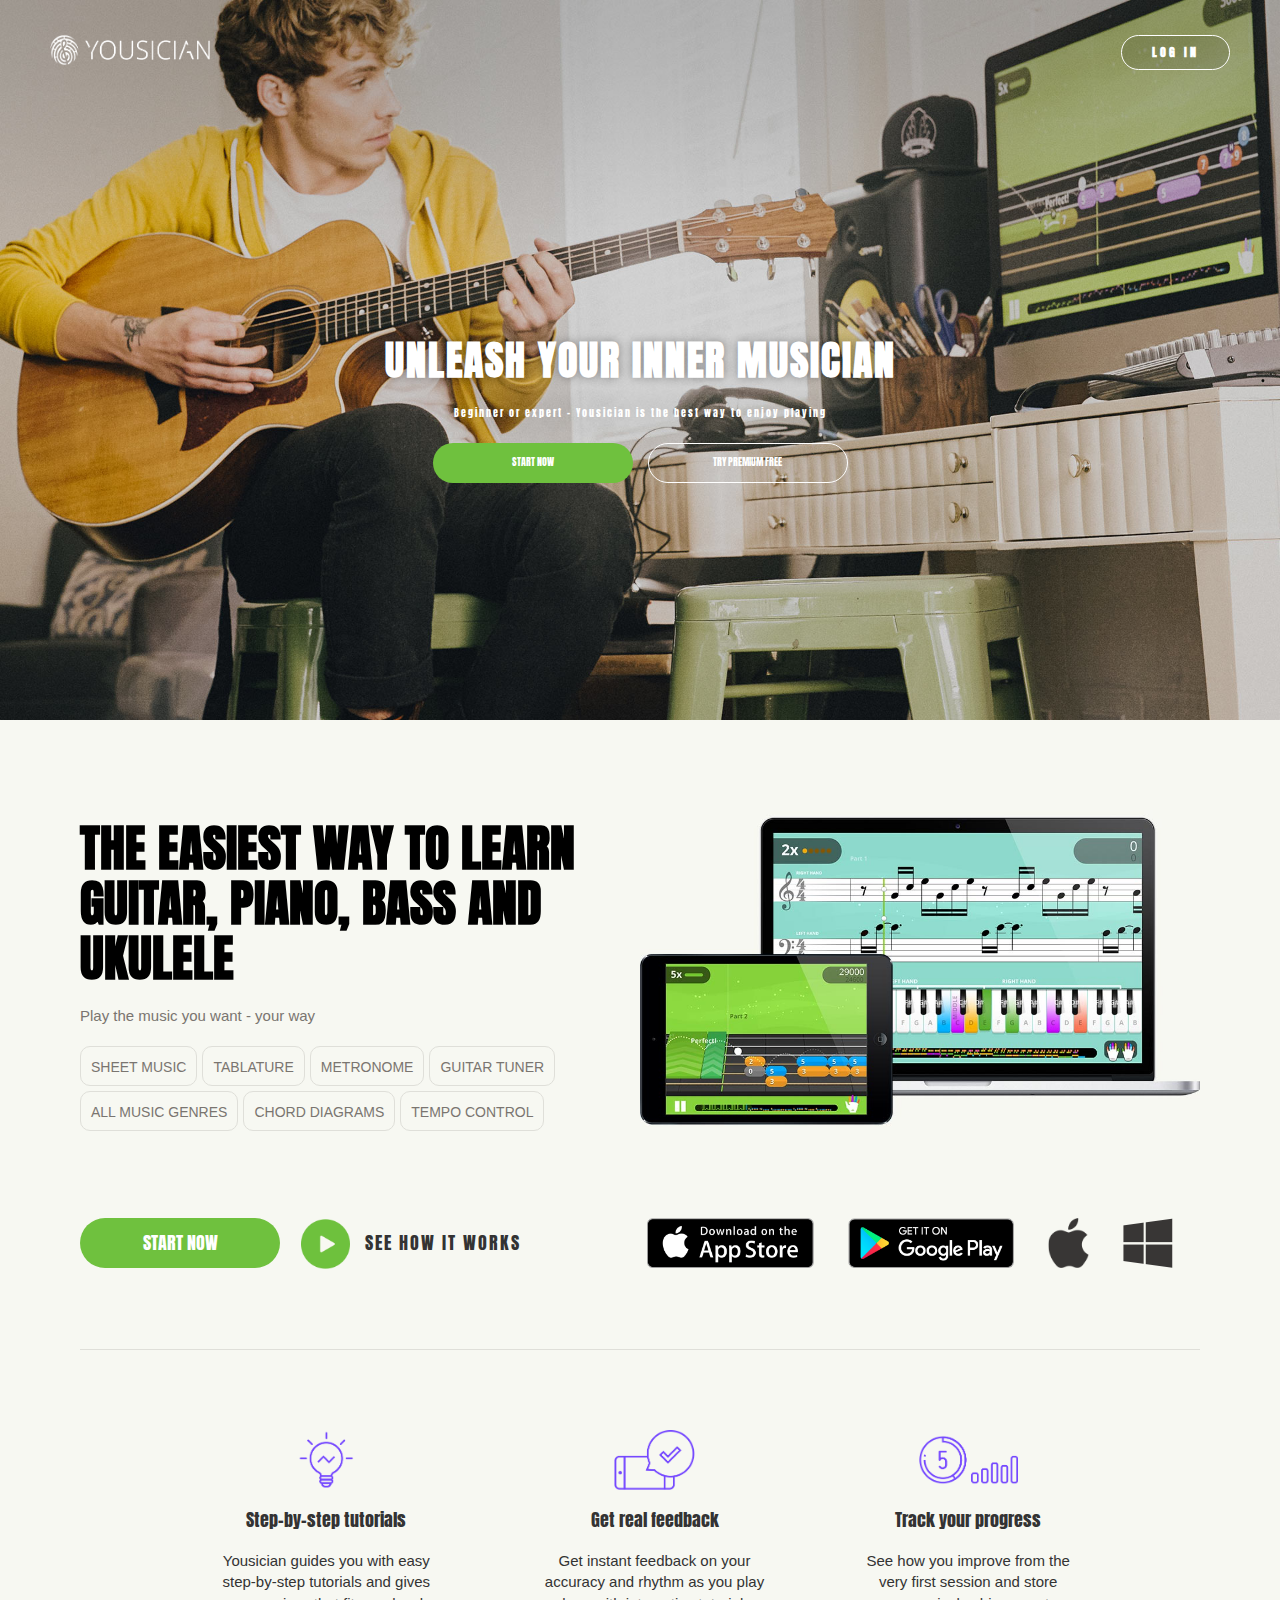
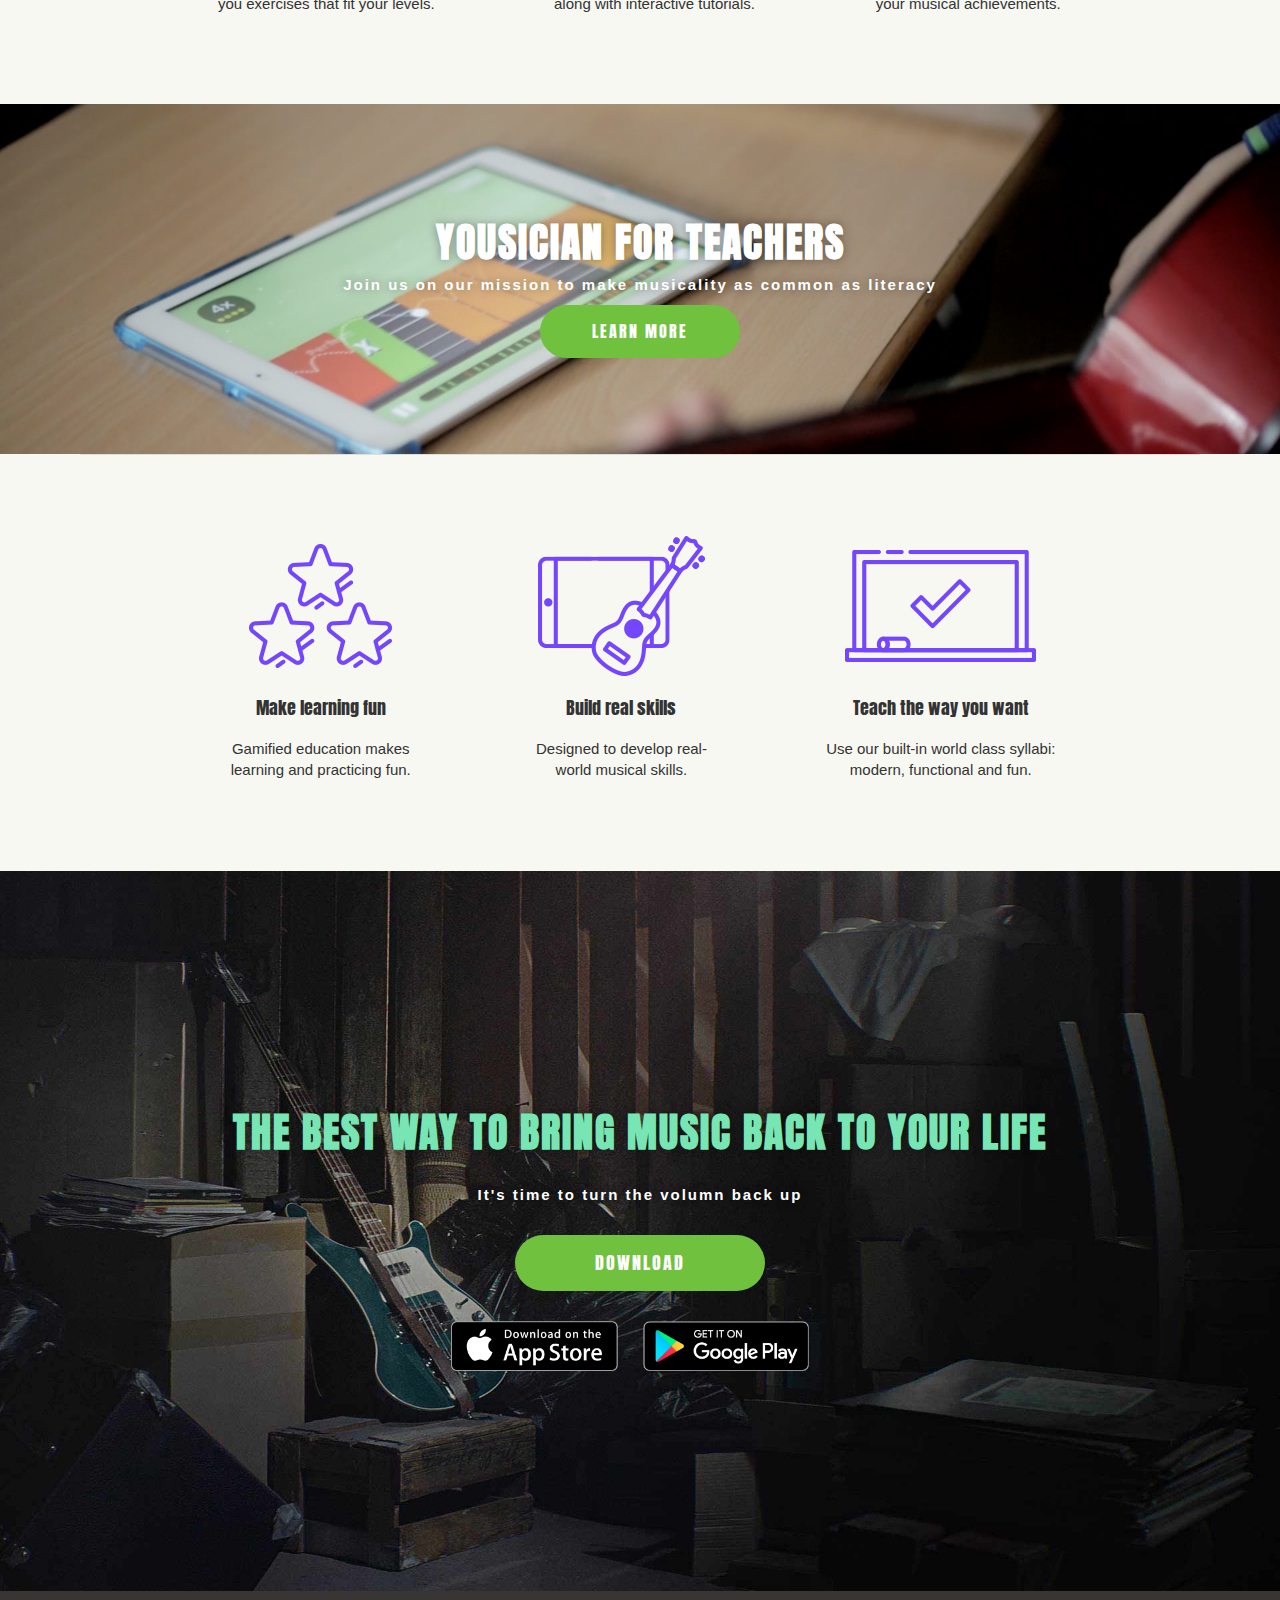
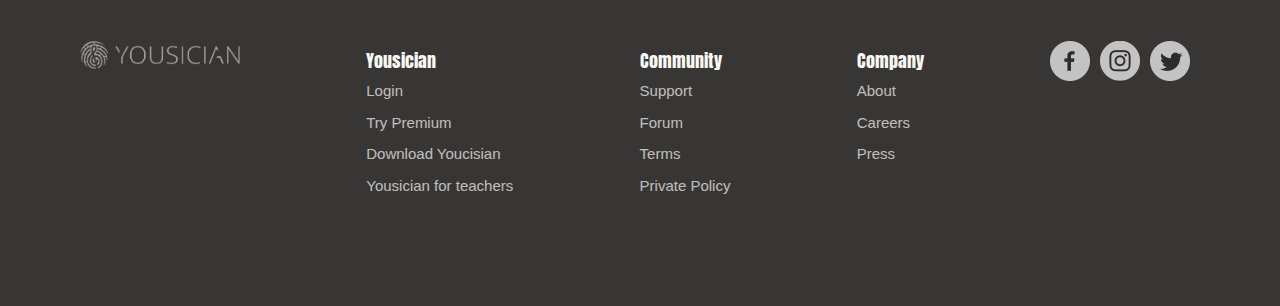
<file: index.html>
<!DOCTYPE html>
<html>
<head>
	<title>Yousician - Your personal music teacher</title>
	<meta charset="utf-8">
    <meta http-equiv="X-UA-Compatible" content="IE=edge">
    <meta name="viewport" content="width=device-width, initial-scale=1">

    <link href="css/bootstrap.min.css" rel="stylesheet">
	<link rel="stylesheet" type="text/css" href="css/stylesheet.css">
	<link rel="stylesheet" type="text/css" href="font-awesome-4.7.0/css/font-awesome.min.css">
	<link rel="stylesheet" type="text/css" href="https://fonts.googleapis.com/icon?family=Material+Icons">
	<link href="https://fonts.googleapis.com/css?family=Anton" rel="stylesheet">
</head>

<body>
	<div class="main-container layout-column">
		<!-- Header -->
		<div class="header-container layout-column">
			<div class="header-logo-login layout-row">
				<img src="img/yousician.png">
				<a target="_blank" href="login.html"><button class="header-login">Log in</button></a>
			</div>
			<div class="layout-column-center header-container-2">
				<h1>Unleash your inner musician</h1>
				<h5>Beginner or expert - Yousician is the best way to enjoy playing</h5>
				<a target="_blank" href="startnow.html"><button class="startnow">Start now</button></a>
				<a target="_blank" href="#"><button class="premium">Try premium free</button></a>
			</div>			
		</div>
		<!-- End of header -->

		<!-- Info -->
		<div class="info layout-column">
			<div class="info-top layout-row">
				<div class="info-top-left">
					<h1>The easiest way to learn guitar, piano, bass and ukulele</h1>
					<p>Play the music you want - your way</p>
					<div class="info-top-left-content layout-row">
						<div class="feature-box">Sheet music</div>	
						<div class="feature-box">Tablature</div>
						<div class="feature-box">Metronome</div>
						<div class="feature-box">Guitar tuner</div>
						<div class="feature-box">All music genres</div>
						<div class="feature-box">Chord diagrams</div>
						<div class="feature-box">Tempo control</div>
					</div>
				</div>
				<div class="info-top-right">
					<img src="img/devices.jpg">
				</div>
			</div>
			<div class="info-bottom layout-row">
				<div class="info-bottom-left">
					<button>Start Now</button>
					<img src="img/play.png">See how it works
				</div>
				<div class="info-bottom-right layout-row">
					<img class="big-info-logo" src="img/appstore.png">
					<img class="big-info-logo" src="img/googleplay.png">
					<img class="small-info-logo" src="img/mac.png">
					<img class="small-info-logo" src="img/windows.png">
				</div>				
			</div>
		</div>
		<!-- End of Info -->

		<!-- Feature area -->
		<div class="feature-area layout-row layout-row-threeboxes">
			<div class="feature1">
				<img src="img/tutorials.png">
				<h4>Step-by-step tutorials</h4>
				<p>Yousician guides you with easy step-by-step tutorials and gives you exercises that fit your levels.</p>
			</div>
			<div class="feature2">
				<img src="img/feedback.png">
				<h4>Get real feedback</h4>
				<p>Get instant feedback on your accuracy and rhythm as you play along with interactive tutorials.</p>
			</div>
			<div class="feature3">
				<img src="img/progress.png">
				<h4>Track your progress</h4>
				<p>See how you improve from the very first session and store your musical achievements.</p>
			</div>
		</div>
		<!-- End of feature area -->

		<!-- Teature area -->
		<div class="teacher-area layout-column">
			<div class="teacher-area-content layout-column-center">
				<h1>Yousician for teachers</h1>
				<p>Join us on our mission to make musicality as common as literacy</p>
				<button>Learn more</button>
			</div>
		</div>
		<!-- End of teacher area -->

		<!-- Feature teacher -->
		<div class="feature-teacher layout-row layout-row-threeboxes">
			<div class="feature1">
				<img src="img/makelearningfun.png">
				<h4>Make learning fun</h4>
				<p>Gamified education makes learning and practicing fun.</p>
			</div>
			<div class="feature2">
				<img src="img/realskills.png">
				<h4>Build real skills</h4>
				<p>Designed to develop real-world musical skills.</p>
			</div>
			<div class="feature3">
				<img src="img/teachthewayyouwant.png">
				<h4>Teach the way you want</h4>
				<p>Use our built-in world class syllabi: modern, functional and fun.</p>
			</div>
		</div>
		<!-- End of feature teacher -->

		<!-- Play area -->
		<div class="play-area layout-column">
			<div class="play-area-content layout-column-center">
				<h1>The best way to bring music back to your  life</h1>
				<p>It's time to turn the volumn back up</p>
				<button>Download</button>
				<div class="icon-download">
					<img src="img/appstore.png">
					<img src="img/googleplay.png">
				</div>
			</div>
		</div>
		<!-- End of Plat area -->

		<!-- Footer -->
		<div class="footer layout-row">
			<div class="footer-content layout-row-four">
				<div class="footer-four1">
					<img src="img/yousician.png">
				</div>
				<div class="footer-four">
					<h4>Yousician</h4>
					<p>Login</p>
					<p>Try Premium</p>
					<p>Download Youcisian</p>
					<p>Yousician for teachers</p>
				</div>
				<div class="footer-four">
					<h4>Community</h4>
					<p>Support</p>
					<p>Forum</p>
					<p>Terms</p>
					<p>Private Policy</p>
				</div>
				<div class="footer-four">
					<h4>Company</h4>
					<p>About</p>
					<p>Careers</p>
					<p>Press</p>
				</div>
				<div class="footer-four">
					<div class="layout-row">
						<img src="img/icon-facebook.png">
						<img src="img/icon-instagram.png">
						<img src="img/icon-twitter.png">
					</div>
				</div>
			</div>
		</div>
	</div>
</body>
</html>
</file>
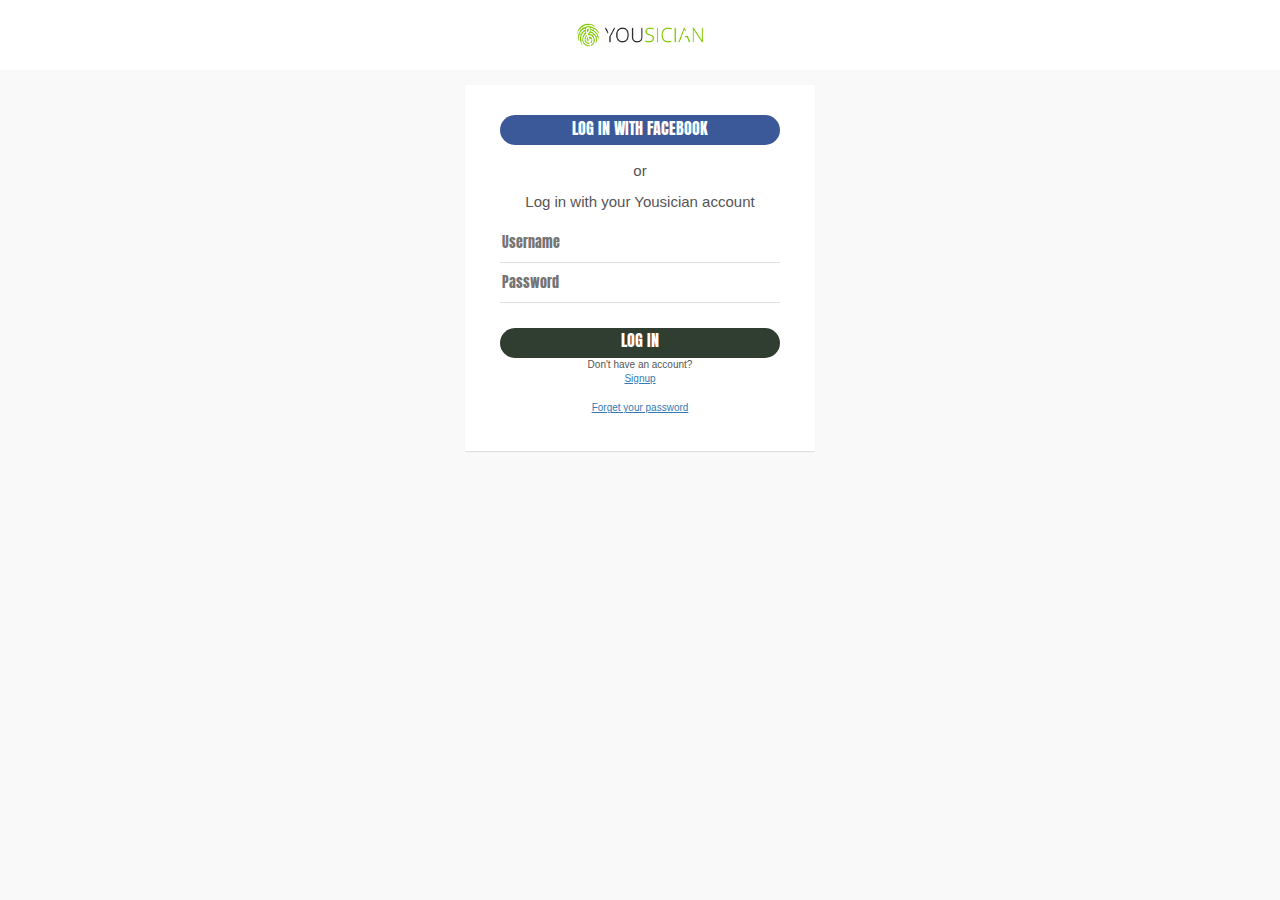
<file: login.html>
<!DOCTYPE html>
<html>
<head>
	<title>Yousician</title>
	<title>Yousician - Your personal music teacher</title>
	<meta charset="utf-8">
    <meta http-equiv="X-UA-Compatible" content="IE=edge">
    <meta name="viewport" content="width=device-width, initial-scale=1">

    <link href="css/bootstrap.min.css" rel="stylesheet">
	<link rel="stylesheet" type="text/css" href="css/stylesheet.css">
	<link rel="stylesheet" type="text/css" href="font-awesome-4.7.0/css/font-awesome.min.css">
	<link rel="stylesheet" type="text/css" href="https://fonts.googleapis.com/icon?family=Material+Icons">
	<link href="https://fonts.googleapis.com/css?family=Anton" rel="stylesheet">
</head>
<body>
	<div class="login-page layout-column">
		<div class="login-header layout-row">
			<img src="img/yousician-logo-onwhite.png">
		</div>
		<div class="seperator-container"></div>
		<div class="login-form">
			<div class="login-form-style layout-column">
				<div class="login-form-style-content">
					<button class="layout-row">Log in with Facebook</button>
					<div class="or layout-row">
						<div><p class="flex-20">or</p></div>
					</div>
					<div class="login-selection layout-column">
						<p>Log in with your Yousician account</p>
						<input type="text" name="first_name" placeholder="Username">
						<input type="text" name="first_name" placeholder="Password">
					</div>
					<div class="form-selection layout-column">
						<button>Log in</button>
						<p>Don't have an account?</p>
						<a href="#"><p>Signup</p></a>
						<a href="#"><p>Forget your password</p></a>
					</div>
				</div>
			</div>
		</div>
	</div>
</body>
</html>
</file>
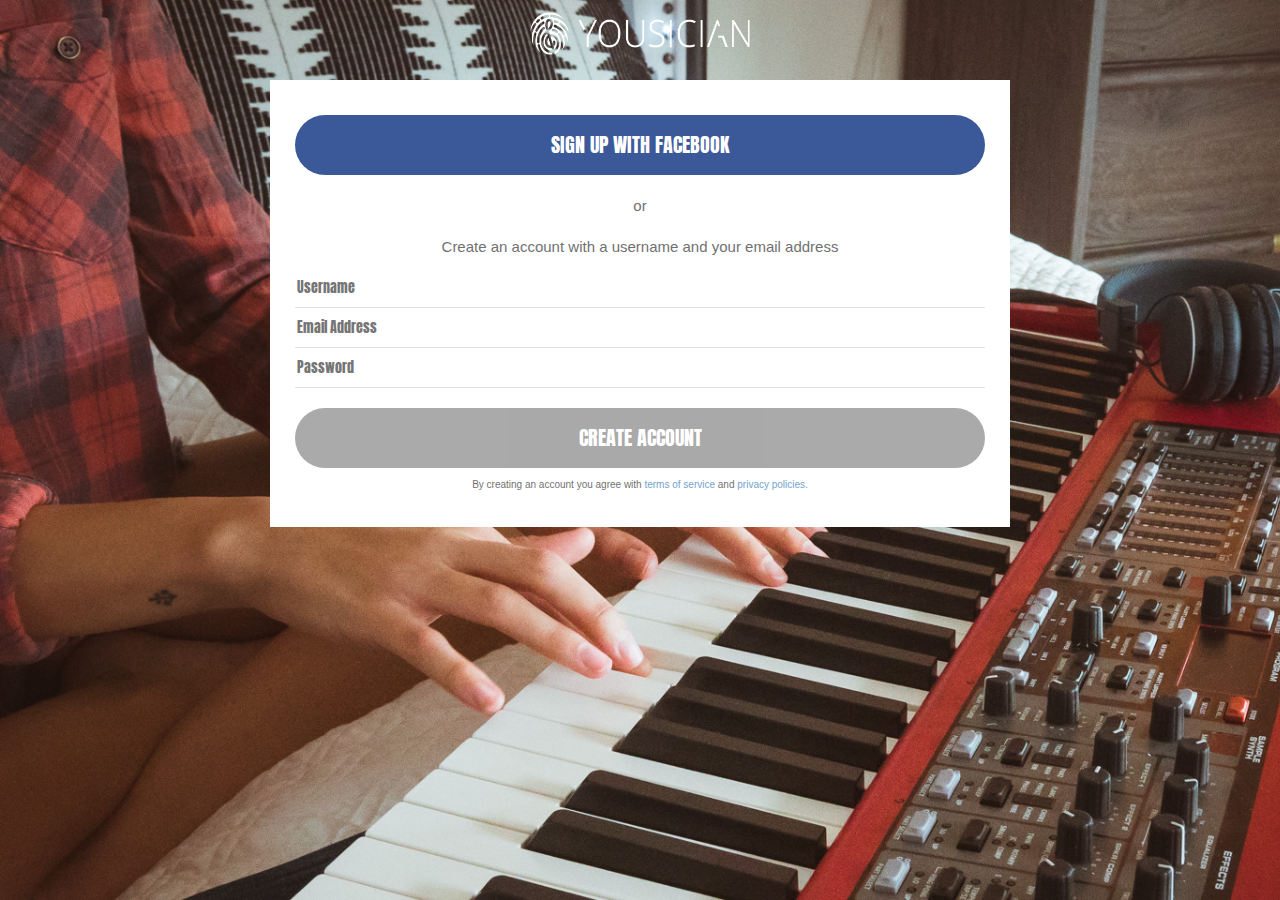
<file: signup.html>
<!DOCTYPE html>
<html class="signup">
<head>
	<title>Yousician</title>
	<title>Yousician - Your personal music teacher</title>
	<meta charset="utf-8">
    <meta http-equiv="X-UA-Compatible" content="IE=edge">
    <meta name="viewport" content="width=device-width, initial-scale=1">

    <link href="css/bootstrap.min.css" rel="stylesheet">
	<link rel="stylesheet" type="text/css" href="css/stylesheet.css">
	<link rel="stylesheet" type="text/css" href="font-awesome-4.7.0/css/font-awesome.min.css">
	<link rel="stylesheet" type="text/css" href="https://fonts.googleapis.com/icon?family=Material+Icons">
	<link href="https://fonts.googleapis.com/css?family=Anton" rel="stylesheet">
</head>
<body class="signup-body">
	<div class="signup-page layout-column">
		<div class="signup-header layout-row">
			<img src="img/yousician.png">
		</div>
		<div class="signup-card layout-row">
			<div class="signup-content layout-column">
				<button>Sign up with Facebook</button>
				<p>or</p>
				<div class="signup-selection layout-column">
					<p>Create an account with a username and your email address</p>
					<input type="text" name="first_name" placeholder="Username">
					<input type="text" name="first_name" placeholder="Email Address">
					<input type="text" name="first_name" placeholder="Password">
				</div>
				<div class="createaccount layout-column">
					<button>Create Account</button>
					<p>By creating an account you agree with <a href="#">terms of service</a> and <a href="#">privacy policies.</a></p>
				</div>
			</div>
		</div>
	</div>
</body>
</html>
</file>
<file: css/stylesheet.css>
.main-container{
	background-color: #F7F8F2;
	font-family: 'Anton', sans-serif;
}

.layout-column{
	display: flex;
	flex-flow: column;
}

.layout-row{
	display: flex;
	flex-flow: row;
}

.layout-column-center{
	margin: auto;
}

.layout-row-threeboxes{
	flex: 1 1 0%;
	align-items: center;
	justify-content: center;
	padding: 80px;
}

button{
	border-radius: 30px;
	font-family: 'Anton', sans-serif;
	text-transform: uppercase;
	text-align: center;
	color: white;
	padding-left: 30px;
	padding-right: 30px; 
}

h1{
	text-transform: uppercase;
	color: white;
	text-align: center;
	font-weight: bold;
	font-size: 40px;
}

h5{
	font-size: 10px;
	margin-top: 5px;
	margin-bottom: 15px;
	text-shadow: 0px 0px 30px rgba(0, 0, 0, 0.35);
	color: white;
}

p{
	font-size: 15px;
	font-family: sans-serif;
}

/* -- Header --*/
.header-container{
	background-image: url("../img/guitar.jpg");
	background-size: cover;
	height: 80vh;
	padding-top: 20px;
	text-align: center;
	letter-spacing: 2px;
}
.header-logo-login{
	height: 60px;
	width: 100%;
	justify-content: space-between;
	padding-top: 15px;
	padding-left: 50px;
	padding-right: 50px;
}

.header-logo-login img{
	max-height: 30px;
	max-width: 160px;
}
 
.header-logo-login button{
	border: 1px solid white;
	font-size: 12px;
	background-color: rgba(0, 0, 0, 0.1);
	height: 35px;
	letter-spacing: 3px;
	font-weight: bold;
}	

.header-container-2 h1{
	text-shadow: 0px 0px 10px rgba(0, 0, 0, 0.35);
	padding-bottom: 15px;
}

.header-container .startnow{
	height: 40px;
	width: 200px;
	padding-left: 60px;
	padding-right: 60px;
	background-color: #6FC13E;
	border: none;
	margin-right: 10px;
}

.header-container .premium{
	height: 40px;
	width: 200px;
	text-align: center;
	background-color: transparent;
	border: 1px solid white;
	margin-top: 10px;
}

@media (max-width: 420px){
	.header-logo-login{
		padding: 10px 15px;
	}

	.header-logo-login img{
		max-width: 120px;
		max-height: 25px;
	}

	.header-logo-login button{
		max-height: 25px;
		padding-left: 20px;
		padding-right: 20px;
	}
}

/* Info */
.info {
	padding-top: 80px;
	padding: 80px 80px; 
}

.info-top-left{
	width: 50%;
	padding-right: 50px;
}

.info-top-left h1{
	color: black;
	text-align: left;
	font-size: 50px;
	margin-bottom: 20px;
}

.info-top-left-content{
	flex-wrap: wrap;
}

.info-top-left-content{
	margin-top: 20px;
}

.info-top-left p{
	color: #7A7570;
}
.feature-box{
	height: 40px;
	padding: 10px 10px;
	border-radius: 10px;
	border: 1px solid #DFDFD9;
	color: #7A7570;
	text-transform: uppercase;
	font-family: sans-serif;
	margin-right: 5px;
	margin-bottom: 5px;
}

.info-top-right{
	width: 50%;
	padding-left: ´50px;
}

.info-top-right img{
	max-width: 100%;
}

.info-bottom {
	margin-top: 80px;
}

.info-bottom-left{
	width: 50%;
	font-size: 18px;
	text-transform: uppercase;
	letter-spacing: 2px;
}

.info-bottom-left button{
	height: 50px;
	width: 200px;
	padding-left: 60px;
	padding-right: 60px;
	background-color: #6FC13E;
	border: none;
	margin-right: 15px;
	font-size: 18px;
}

.info-bottom-left img{
	height: 50px;
	padding-right: 15px;
}

.info-bottom-right {
	width: 50%;
	flex-wrap: wrap;
	justify-content: space-around;
}

.big-info-logo {
	height: 50px;
	margin-right: 20px;
}

.small-info-logo {
	height: 50px;
	margin-right: 20px;
}

@media screen and (max-width: 768px){
	.info-top, .info-bottom{
		display: flex;
		flex-direction: column;
		align-items: center;
	}

	.info-top-left, .info-bottom-left, .info-bottom-right {
		padding: 0px;
		margin: 0px;
		width: 100%;
		padding-bottom: 10px;
		text-align: center;
	}

	.info-top-left h1, p{
		text-align: center;
	}

	.info-top-left-content{
		justify-content: center;
	}

	.info-bottom{
		margin-top: 40px;
	}

	.info-bottom-right{
		padding-top: 40px;
		padding-bottom: 40px;
	}
}

@media screen and (max-width: 420px){
	.info{
		padding: 10px 20px;

	}

	.info-top-left h1{
		font-size: 30px;
	}

	.info-bottom button{
		margin-bottom: 20px;
	}

	.info-bottom-right{
		padding-top: 20px;
		display: flex;
		flex-direction: column;
		align-items: center;
	}

	.info-bottom-right img{
		padding-bottom: 10px;
		padding-right: 0px;
		max-width: 150px;
	}

	.info-bottom-right .small-info-logo{
		max-width: 50px;
		display: flex;
	}
}

@media screen and (max-width: 1024px){
	.info-bottom-left button{
		width: 150px;
		padding-left: 30px;
		padding-right: 30px;
	}

	.big-info-logo{
		width: 150px;
		margin-right: 5px;
	}

	.small-info-logo{
		margin-right: 5px;
	}
}
/* End of info */

/* Feature area */
.feature-area{
	margin-left: 80px;
	margin-right: 80px;
	text-align: center;
	border-top: 1px solid #DFDFD9;
}

.feature-area img{
	height: 60px;
}

.feature-area p{
	padding-left: 50px;
	padding-right: 50px;
}

.feature-area h4{
	padding-top: 10px;
	padding-bottom: 10px;
}

@media screen and (max-width: 768px){
	.feature-area{
		display: flex;
		flex-direction: column;
		padding-left: 0px;
		padding-right: 0px;
	}

	.feature-area p{
		max-width: 70%;
		margin: auto;
		padding-bottom: 20px;
	}
}

@media screen and (max-width: 420px){
	.feature-area{
		margin: 0px 10px;
		padding-top: 20px;
		padding-bottom: 20px;
	}

	.feature-area p{
		padding-left: 0px;
		padding-right: 0px;
	}
}

@media screen and (max-width: 1024px){
	.feature-area {
		padding-left: 0px;
		padding-right: 0px;
	}
}

/* End of teacher area */

/* Teacher area */

.teacher-area {
	background-image: url("../img/teacher-website2.png");
	background-size: cover;
	max-height: 350px;
	width: 100%;
	height: 80vh;
	text-align: center;
	letter-spacing: 2px;
}

.teacher-area h1{
	text-shadow: 0px 0px 10px rgba(0, 0, 0, 0.35);
}

.teacher-area p{
	font-weight: bold;
	color: white;
	text-shadow: 0px 0px 10px rgba(0, 0, 0, 0.35);
}

.teacher-area button{
	background-color: #6FC13E;
	border: none;
	padding: 15px 20px;
	width: 200px;
	font-size: 16px;
	letter-spacing: 2px;
}

/* End of teacher area */

/* Feature teacher area */
.feature-teacher{
	margin-left: 80px;
	margin-right: 80px;
	text-align: center;
	border-top: 1px solid #DFDFD9;
} screen and 

axeature-teacher img{
	height: 60px;
}

.feature-teacher p{
	padding-left: 50px;
	padding-right: 50px;
}

.feature-teacher h4{
	padding-top: 10px;
	padding-bottom: 10px;
}

@media screen and (max-width: 768px){
	.feature-teacher{
		display: flex;
		flex-direction: column;
		padding-left: 0px;
		padding-right: 0px;
	}

	.feature-teacher p{
		max-width: 70%;
		margin: auto;
		padding-bottom: 20px;
	}
}

@media screen and (max-width: 420px){
	.feature-teacher{
		padding-top: 20px;
		margin: 0px;
		padding-bottom: 20px;
	}

	.feature-teacher p{
		padding-left: 0px;
		padding-right: 0px;
	}
}

@media screen and (max-width: 1024px){
	.feature-teacher {
		padding-left: 0px;
		padding-right: 0px;
	}
}
/* End of feature teacher */

/* Play area */
.play-area {
	background-image: url("../img/content4.jpg");
	background-size: cover;
	width: 100%;
	height: 80vh;
	text-align: center;
	letter-spacing: 2px;
}

.play-area h1{
	color: #77E5B4;
	text-shadow: 0px 0px 10px rgba(0, 0, 0, 0.35);
	padding-bottom: 20px;
}

.play-area p{
	font-weight: bold;
	color: white;
	text-shadow: 0px 0px 10px rgba(0, 0, 0, 0.35);
	padding-bottom: 20px;
}

.play-area button{
	background-color: #6FC13E;
	border: none;
	padding: 15px 20px;
	width: 250px;
	font-size: 18px;
	letter-spacing: 2px;
	margin-bottom: 30px;
}

.play-area img{
	margin-right: 20px;
	height: 50px;
}

@media screen and (max-width: 768px){
	.play-area-content h1{
		margin-left: 50px;
		margin-right: 50px;
		padding-bottom: 15px;
		font-size: 50px;
	}
}

@media screen and (max-width: 420px){
	.play-area-content h1{
		font-size: 25px;
		padding-left: 15px;
		padding-right: 15px;
		padding-top: 20px;
		margin-bottom: 0px;
	}

	.play-area-content p{
		padding: 5px 20px;
	}
	.play-area-content{
		padding-left: 10px;
		padding-right: 10px;
	}

	.play-area-content .icon-download{
		display: flex;
		flex-direction: column;
		max-width: 180px;
		margin: auto;
	}

	.icon-download img{
		padding-bottom: 5px;
		margin-right: 0px;
	}
}
/* End of Play area */

/* Footer */
.layout-row-four {
	width: 20%;
	padding-top: 50px;
	padding-left: 80px;
	padding-right: 80px;
	padding-bottom: 100px;
	flex: 1 1 0%;
	display: flex;
	flex-direction: row;
	justify-content: space-between;
}

.footer-content{
	background-color: #383635;
	text-align: left;
	color: #F8F8F2;
}

.footer-four1 img{
	max-height: 30px;
	max-width: 160px;
	opacity: 0.5;
}

.footer-four p{
	padding-bottom: 0px;
	padding-top: 0px;
	opacity: 0.7;
}

.footer-four img{
	max-height: 40px;
	padding-right: 10px;
	opacity: 0.7;
}

@media screen and (max-width: 768px){
	.footer-content{
		display: flex;
		flex-direction: column;
		padding-left: 0px;
		padding-right: 0px;
		text-align: center;
		padding-bottom: 50px;
	}

	.footer-four {
		padding-bottom: 20px;
	}

	.footer-four p{
		max-width: 70%;
		margin: auto;
		padding: 0px;
	}

	.footer-four1 img{
		max-height: 100px;
		max-width: 175px;
		padding-bottom: 10px;
	}

	.footer-four .layout-row{
		justify-content: center;
	}
}

/* Login page */

html{
	background-color: #f9f9f9;
	height: 100%;
	min-height: 100%;
}
.login-page {
	font-family:'Anton', sans-serif;
	font-size: 14px;
	color: #555;
}

.login-header {
	height: 70px;
	background-color: white;
	text-align: center;
	width: 100%;
}

.login-header img{
	max-width: 150px;
	max-height: 70px;
	margin: auto;
}

.seperator-container {
	height: 15px;
	background-color: #f9f9f9;
}

.login-form {
	background-color: #f9f9f9;
}

.login-form-style {
	margin: auto;
	padding-top: 10px;
	width: 350px;
	background-color: white;
	box-shadow: 0 1px 3px 0 rgba(0, 0, 0, 0.02),0 1px 1px 0 rgba(0, 0, 0, 0.04), 0 2px 1px -1px rgba(0, 0, 0, 0.05);
}

.login-form-style-content {
	padding: 20px 35px;
}
.login-form-style button{
	text-align: center;
	width: 100%;
	height: 30px;
	font-size: 16px;
	text-transform: uppercase;
	padding-bottom: 5px;
	border: none;
	background-color: #3b5998;
	color: white;
	border-radius: 20px;
	margin: auto;
	justify-content: center;
	align-items: center;
}

.or {
	display: flex;
	flex-direction: row;
	justify-content: center;
	align-items: center;
	padding-top: 15px;
	max-width: 100%;
}

.flex-20 {
	flex: 0 0 20%;
	max-width: 20%;
}

.login-selection {
	width: 100%;
	justify-content: center;
	align-items: center;
	padding-bottom: 25px;
}

input{
	width: 100%;
	padding-bottom: 10px;
	border-top: none;
	border-left: none;
	border-right: none;
	height: 40px;
	border-bottom: 1px solid rgba(0, 0, 0, 0.12);
	padding: 2px 2px 1px;
}

input:focus {
	outline: 0;
	border-bottom: 2px solid rgba(0, 0, 0, 0.12)
}

.form-selection {
	width: 100%;
	justify-content: center;
	align-items: center;
}

.form-selection button{
	background-color: #303d31;
}

.form-selection p, a{
	font-size: 10px;
	margin-bottom: 0px;
}

.form-selection p{
	padding-top: 0px;
	margin-top: 0px;
}

.form-selection a{
	text-decoration: underline;
	padding-bottom: 15px;
}

/* Sign up page */
.signup{
	background-image: url("../img/startnow.jpg");
	background-size: cover;
	height: 100%;
}

.signup body{
	background: 0 0;
}
.signup-page {
	font-size: 14px;
	font-family: "Anton", sans-serif;
	margin: 0px;
	width: 100%;
	height: 100%;
	min-height: 100%;
	background-color: transparent;
}

.signup-header {
	background-color: transparent;
	height: 60px;
	width: 100%;
	justify-content: center;
	align-items: center;
	
}

.signup-header img{
	padding-top: 7px;
	height: 50px;
	width: 220px;
}

.signup-card{
	margin-top: 20px;
	width: 100%;
	justify-content: center;
	align-items: center;
	height: 100%;
}

.signup-content {
	width: 740px;
	justify-content: center;
	align-items: center;
	background-color: white;
	padding: 35px 25px;
}

.signup-content button{
	width: 100%;
	height: 60px;
	border: none;
	font-size: 20px;
	background-color: #3b5998;
	margin-bottom: 10px;
}

.signup-content p{
	margin: 10px 0px;
	opacity: 0.7;
}

.signup-selection{
	width: 100%;
	justify-content: center;
	align-items: center;
	margin-bottom: 20px;
}

.createaccount{
	width: 100%;
	justify-content: center;
	align-items: center;
}

.createaccount button{
	background-color: #555;
	opacity: 0.5;
}

.createaccount p{
	font-size: 10px;
	padding: 0px;
	margin: 0px;
	opacity: 0.7;
}
</file>
